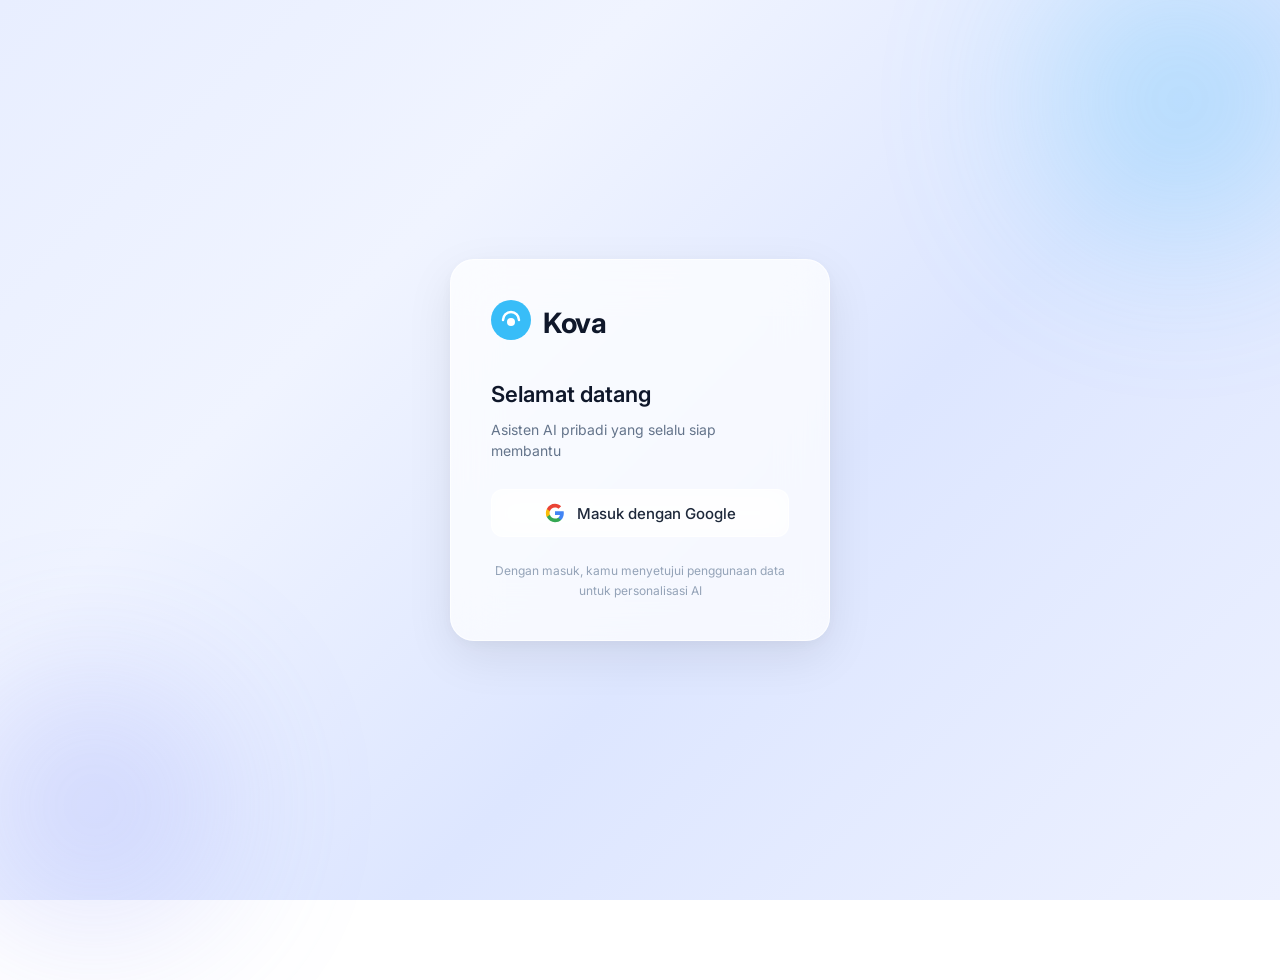
<file: index.html>
<!DOCTYPE html>
<html lang="id">
<head>
  <meta charset="UTF-8">
  <meta name="viewport" content="width=device-width, initial-scale=1.0">
  <title>Kova - Login</title>
  <link rel="icon" href="./favicon.svg?v=2" type="image/svg+xml">
  <link rel="preconnect" href="https://fonts.googleapis.com">
  <link href="https://fonts.googleapis.com/css2?family=Inter:wght@300;400;500;600;700&display=swap" rel="stylesheet">
  <link rel="stylesheet" href="./css/style.css?v=8">
  <script src="./js/config.js"></script>
  <style>
    /* Wake overlay — Glass */
    #wakeOverlay {
      display: none;
      position: fixed;
      inset: 0;
      background: var(--bg-gradient);
      background-attachment: fixed;
      z-index: 999;
      flex-direction: column;
      align-items: center;
      justify-content: center;
      gap: 24px;
    }
    #wakeOverlay.active { display: flex; }

    .wake-card {
      display: flex;
      flex-direction: column;
      align-items: center;
      gap: 24px;
      background: var(--glass-bg-heavy, rgba(255,255,255,0.72));
      backdrop-filter: blur(24px);
      -webkit-backdrop-filter: blur(24px);
      border: 1px solid var(--glass-border, rgba(255,255,255,0.7));
      border-radius: 24px;
      padding: 48px 40px;
      box-shadow: 0 16px 48px rgba(0,0,0,0.08);
      animation: fadeInUp 0.5s ease;
    }

    .wake-logo {
      display: flex;
      align-items: center;
      gap: 12px;
    }
    .wake-logo svg { width: 40px; height: 40px; }
    .wake-logo-text {
      font-size: 28px;
      font-weight: 700;
      color: var(--gray-900, #0f172a);
      font-family: 'Inter', sans-serif;
    }

    .wake-spinner {
      width: 44px;
      height: 44px;
      border: 3px solid var(--glass-border, rgba(255,255,255,0.7));
      border-top-color: var(--primary, #38bdf8);
      border-radius: 50%;
      animation: spinWake 0.9s linear infinite;
    }
    @keyframes spinWake { to { transform: rotate(360deg); } }
    @keyframes fadeInUp {
      from { opacity: 0; transform: translateY(16px); }
      to { opacity: 1; transform: translateY(0); }
    }

    .wake-title {
      font-size: 18px;
      font-weight: 600;
      color: var(--gray-900, #0f172a);
      font-family: 'Inter', sans-serif;
      text-align: center;
    }
    .wake-subtitle {
      font-size: 14px;
      color: var(--gray-500, #64748b);
      font-family: 'Inter', sans-serif;
      text-align: center;
      max-width: 300px;
      line-height: 1.6;
    }

    .wake-progress-track {
      width: 200px;
      height: 4px;
      background: var(--glass-border-subtle, rgba(0,0,0,0.06));
      border-radius: 99px;
      overflow: hidden;
    }
    .wake-progress-bar {
      height: 100%;
      background: linear-gradient(90deg, #38bdf8, #818cf8);
      border-radius: 99px;
      width: 5%;
      transition: width 0.5s ease;
    }
  </style>
</head>
<body class="login-page">

  <!-- Wake overlay -->
  <div id="wakeOverlay">
    <div class="wake-card">
      <div class="wake-logo">
        <svg viewBox="0 0 40 40" fill="none">
          <circle cx="20" cy="20" r="20" fill="#38BDF8"/>
          <path d="M12 20C12 15.58 15.58 12 20 12C24.42 12 28 15.58 28 20" stroke="white" stroke-width="2.5" stroke-linecap="round"/>
          <circle cx="20" cy="22" r="4" fill="white"/>
        </svg>
        <span class="wake-logo-text">Kova</span>
      </div>
      <div class="wake-spinner"></div>
      <div class="wake-title">Menyiapkan sesi untuk kamu...</div>
      <div class="wake-subtitle" id="wakeSubtitle">Mohon tunggu sebentar, kami sedang mempersiapkan ruang kerjamu.</div>
      <div class="wake-progress-track">
        <div class="wake-progress-bar" id="wakeBar"></div>
      </div>
    </div>
  </div>

  <div class="login-container">
    <div class="login-card">
      <div class="logo-section">
        <div class="logo-icon">
          <svg width="40" height="40" viewBox="0 0 40 40" fill="none">
            <circle cx="20" cy="20" r="20" fill="#38BDF8"/>
            <path d="M12 20C12 15.58 15.58 12 20 12C24.42 12 28 15.58 28 20" stroke="white" stroke-width="2.5" stroke-linecap="round"/>
            <circle cx="20" cy="22" r="4" fill="white"/>
          </svg>
        </div>
        <h1 class="logo-text">Kova</h1>
      </div>
      
      <div class="login-content">
        <h2>Selamat datang</h2>
        <p>Asisten AI pribadi yang selalu siap membantu</p>
        
        <button id="loginBtn" class="btn-google" onclick="startLogin()">
          <svg width="20" height="20" viewBox="0 0 24 24">
            <path fill="#4285F4" d="M22.56 12.25c0-.78-.07-1.53-.2-2.25H12v4.26h5.92c-.26 1.37-1.04 2.53-2.21 3.31v2.77h3.57c2.08-1.92 3.28-4.74 3.28-8.09z"/>
            <path fill="#34A853" d="M12 23c2.97 0 5.46-.98 7.28-2.66l-3.57-2.77c-.98.66-2.23 1.06-3.71 1.06-2.86 0-5.29-1.93-6.16-4.53H2.18v2.84C3.99 20.53 7.7 23 12 23z"/>
            <path fill="#FBBC05" d="M5.84 14.09c-.22-.66-.35-1.36-.35-2.09s.13-1.43.35-2.09V7.07H2.18C1.43 8.55 1 10.22 1 12s.43 3.45 1.18 4.93l2.85-2.22.81-.62z"/>
            <path fill="#EA4335" d="M12 5.38c1.62 0 3.06.56 4.21 1.64l3.15-3.15C17.45 2.09 14.97 1 12 1 7.7 1 3.99 3.47 2.18 7.07l3.66 2.84c.87-2.6 3.3-4.53 6.16-4.53z"/>
          </svg>
          Masuk dengan Google
        </button>
      </div>

      <div class="login-footer">
        <p>Dengan masuk, kamu menyetujui penggunaan data untuk personalisasi AI</p>
      </div>
    </div>
  </div>

  <script>
    // Jika sudah login, langsung ke chat
    fetch(API_BASE_URL + '/auth/status?t=' + Date.now(), { credentials: 'include' })
      .then(r => { if (r.ok) return r.json(); })
      .then(data => {
        if (data && data.authenticated) {
          window.location.href = './chat.html';
        }
      })
      .catch(() => {}); // Abaikan error — server mungkin tidur

    async function startLogin() {
      const overlay = document.getElementById('wakeOverlay');
      const wakeBar = document.getElementById('wakeBar');
      const wakeSubtitle = document.getElementById('wakeSubtitle');
      const loginBtn = document.getElementById('loginBtn');

      overlay.classList.add('active');
      loginBtn.disabled = true;

      let progress = 5;
      let retries = 0;
      const MAX_RETRIES = 25; // ~75 detik maks

      // Animasi progress palsu untuk UX
      const progressInterval = setInterval(() => {
        if (progress < 85) {
          progress += Math.random() * 4;
          wakeBar.style.width = Math.min(progress, 85) + '%';
        }
      }, 800);

      async function pingUntilReady() {
        try {
          const res = await fetch(API_BASE_URL + '/auth/status?t=' + Date.now(), { credentials: 'include' });
          const ct = res.headers.get('content-type') || '';

          // Render mengembalikan HTML saat server masih bangun
          if (res.status === 503 || res.status === 502 || ct.includes('text/html')) {
            throw new Error('Server sedang bangun');
          }

          // Server sudah siap — selesai!
          clearInterval(progressInterval);
          wakeBar.style.width = '100%';
          wakeSubtitle.textContent = 'Siap! Mengalihkan ke halaman login Google...';

          setTimeout(() => {
            window.location.href = API_BASE_URL + '/auth/google';
          }, 600);

        } catch (err) {
          retries++;
          if (retries >= MAX_RETRIES) {
            clearInterval(progressInterval);
            wakeSubtitle.textContent = 'Server membutuhkan waktu lebih lama. Mencoba lagi...';
            retries = 0; // Reset dan terus coba
          }
          // Coba lagi 3 detik kemudian
          setTimeout(pingUntilReady, 3000);
        }
      }

      pingUntilReady();
    }
  </script>
</body>
</html>
</file>
<file: css/style.css>
/* ============================================
   GLOBAL STYLES — iOS 26 LIQUID GLASS
   ============================================ */
* {
  margin: 0;
  padding: 0;
  box-sizing: border-box;
}

:root {
  /* Primary */
  --primary: #0EA5E9;
  --primary-dark: #0284C7;
  --primary-light: #7DD3FC;
  --primary-ultra-light: rgba(14, 165, 233, 0.1);

  /* Surfaces — Light Liquid Glass */
  --white: #FFFFFF;
  --bg-gradient: linear-gradient(135deg, #e8eeff 0%, #f0f4ff 30%, #dde6ff 60%, #edf1ff 100%);
  --glass-bg: rgba(255, 255, 255, 0.55);
  --glass-bg-heavy: rgba(255, 255, 255, 0.72);
  --dropdown-bg: #FFFFFF; /* Solid to prevent bleeding */
  --glass-border: rgba(255, 255, 255, 0.7);
  --glass-border-subtle: rgba(0, 0, 0, 0.06);
  --glass-blur: 24px;
  --glass-shadow: 0 8px 32px rgba(0, 0, 0, 0.06), 0 2px 8px rgba(0, 0, 0, 0.04);
  --glass-shadow-lg: 0 16px 48px rgba(0, 0, 0, 0.08), 0 4px 16px rgba(0, 0, 0, 0.04);
  --glass-inset: inset 0 1px 0 rgba(255, 255, 255, 0.8);

  /* Grays */
  --gray-50: #F8FAFC;
  --gray-100: #F1F5F9;
  --gray-200: #E2E8F0;
  --gray-300: #CBD5E1;
  --gray-400: #94A3B8;
  --gray-500: #64748B;
  --gray-600: #475569;
  --gray-700: #334155;
  --gray-800: #1E293B;
  --gray-900: #0F172A;

  /* Status */
  --danger: #EF4444;
  --danger-light: #FEF2F2;
  --success: #10B981;
  --warning: #F59E0B;

  /* Shadows */
  --shadow-sm: 0 1px 2px rgba(0,0,0,0.04);
  --shadow: 0 1px 3px rgba(0,0,0,0.06), 0 1px 2px rgba(0,0,0,0.04);
  --shadow-md: 0 4px 6px rgba(0,0,0,0.05), 0 2px 4px rgba(0,0,0,0.04);
  --shadow-lg: 0 10px 24px rgba(0,0,0,0.08), 0 4px 8px rgba(0,0,0,0.04);
  --shadow-xl: 0 20px 40px rgba(0,0,0,0.1), 0 8px 16px rgba(0,0,0,0.04);

  /* Radii */
  --radius-sm: 8px;
  --radius: 12px;
  --radius-md: 16px;
  --radius-lg: 20px;
  --radius-xl: 24px;
  --radius-full: 9999px;

  /* Font */
  --font: 'Inter', -apple-system, BlinkMacSystemFont, 'Segoe UI', sans-serif;

  /* Code */
  --code-bg: #1a1b2e;
  --code-color: #E2E8F0;
  --code-header-bg: #252640;
  --code-header-color: #94A3B8;

  /* AI Bubble */
  --ai-bubble-bg: rgba(255, 255, 255, 0.6);
  --ai-bubble-border: rgba(0, 0, 0, 0.06);
}

[data-theme="dark"] {
  --primary: #38BDF8;
  --primary-dark: #0EA5E9;
  --primary-light: #0284C7;
  --primary-ultra-light: rgba(56, 189, 248, 0.1);

  --white: #0B0F1A;
  --bg-gradient: linear-gradient(135deg, #0a0e1a 0%, #0f1729 30%, #131b2e 60%, #0d1220 100%);
  --glass-bg: rgba(255, 255, 255, 0.04);
  --glass-bg-heavy: rgba(255, 255, 255, 0.07);
  --dropdown-bg: #0B0F1A; /* Solid to prevent bleeding */
  --glass-border: rgba(255, 255, 255, 0.08);
  --glass-border-subtle: rgba(255, 255, 255, 0.04);
  --glass-shadow: 0 8px 32px rgba(0, 0, 0, 0.3), 0 2px 8px rgba(0, 0, 0, 0.2);
  --glass-shadow-lg: 0 16px 48px rgba(0, 0, 0, 0.4), 0 4px 16px rgba(0, 0, 0, 0.2);
  --glass-inset: inset 0 1px 0 rgba(255, 255, 255, 0.06);

  --gray-50: #111827;
  --gray-100: #1E293B;
  --gray-200: #2D3A4E;
  --gray-300: #475569;
  --gray-400: #94A3B8;
  --gray-500: #CBD5E1;
  --gray-600: #E2E8F0;
  --gray-700: #F1F5F9;
  --gray-800: #F8FAFC;
  --gray-900: #FFFFFF;

  --danger-light: rgba(239, 68, 68, 0.15);

  --ai-bubble-bg: rgba(255, 255, 255, 0.04);
  --ai-bubble-border: rgba(255, 255, 255, 0.06);

  --code-bg: #0d1117;
  --code-color: #E2E8F0;
  --code-header-bg: #161b22;
  --code-header-color: #8b949e;
}

body {
  font-family: var(--font);
  background: var(--bg-gradient);
  background-size: 200% 200%;
  background-attachment: fixed;
  color: var(--gray-800);
  line-height: 1.5;
  -webkit-font-smoothing: antialiased;
  -moz-osx-font-smoothing: grayscale;
  animation: gradientPulse 20s ease infinite;
}

@keyframes gradientPulse {
  0% { background-position: 0% 50%; }
  50% { background-position: 100% 50%; }
  100% { background-position: 0% 50%; }
}

/* ============================================
   LOGIN PAGE — LIQUID GLASS
   ============================================ */
.login-page {
  min-height: 100vh;
  min-height: 100dvh;
  display: flex;
  align-items: center;
  justify-content: center;
  background: var(--bg-gradient);
  background-attachment: fixed;
  position: relative;
  overflow: hidden;
}

/* Ambient glow orbs */
.login-page::before,
.login-page::after {
  content: '';
  position: absolute;
  border-radius: 50%;
  filter: blur(80px);
  opacity: 0.4;
  pointer-events: none;
}

.login-page::before {
  width: 400px;
  height: 400px;
  background: radial-gradient(circle, #38bdf8 0%, transparent 70%);
  top: -100px;
  right: -100px;
  animation: floatOrb1 8s ease-in-out infinite;
}

.login-page::after {
  width: 350px;
  height: 350px;
  background: radial-gradient(circle, #818cf8 0%, transparent 70%);
  bottom: -80px;
  left: -80px;
  animation: floatOrb2 10s ease-in-out infinite;
}

@keyframes floatOrb1 {
  0% { transform: translate(0, 0) scale(1) rotate(0deg); }
  33% { transform: translate(-5vw, 10vh) scale(1.1) rotate(120deg); }
  66% { transform: translate(3vw, 5vh) scale(0.9) rotate(240deg); }
  100% { transform: translate(0, 0) scale(1) rotate(360deg); }
}

@keyframes floatOrb2 {
  0% { transform: translate(0, 0) scale(1) rotate(0deg); }
  33% { transform: translate(8vw, -12vh) scale(1.15) rotate(-120deg); }
  66% { transform: translate(-3vw, -8vh) scale(0.85) rotate(-240deg); }
  100% { transform: translate(0, 0) scale(1) rotate(-360deg); }
}

.login-container {
  width: 100%;
  max-width: 420px;
  padding: 20px;
  position: relative;
  z-index: 1;
  animation: fadeInUp 0.6s ease;
}

.login-card {
  background: var(--glass-bg-heavy);
  backdrop-filter: blur(var(--glass-blur));
  -webkit-backdrop-filter: blur(var(--glass-blur));
  border-radius: var(--radius-xl);
  padding: 40px;
  box-shadow: var(--glass-shadow-lg);
  border: 1px solid var(--glass-border);
}

.logo-section {
  display: flex;
  align-items: center;
  gap: 12px;
  margin-bottom: 32px;
}

.logo-text {
  font-size: 28px;
  font-weight: 700;
  color: var(--gray-900);
  letter-spacing: -0.5px;
}

.login-content h2 {
  font-size: 22px;
  font-weight: 600;
  color: var(--gray-900);
  margin-bottom: 8px;
}

.login-content p {
  color: var(--gray-500);
  font-size: 14px;
  margin-bottom: 28px;
}

.btn-google {
  display: flex;
  align-items: center;
  justify-content: center;
  gap: 12px;
  width: 100%;
  padding: 13px 20px;
  background: var(--glass-bg);
  backdrop-filter: blur(12px);
  -webkit-backdrop-filter: blur(12px);
  border: 1px solid var(--glass-border);
  border-radius: var(--radius);
  font-size: 15px;
  font-weight: 500;
  color: var(--gray-800);
  text-decoration: none;
  transition: all 0.3s cubic-bezier(0.16, 1, 0.3, 1);
  cursor: pointer;
  font-family: var(--font);
}

.btn-google:hover {
  background: var(--glass-bg-heavy);
  border-color: var(--primary);
  box-shadow: 0 0 0 3px rgba(56, 189, 248, 0.12), var(--glass-shadow);
  transform: translateY(-2px);
}

.login-footer {
  margin-top: 24px;
  text-align: center;
}

.login-footer p {
  font-size: 12px;
  color: var(--gray-400);
  line-height: 1.6;
}

/* ============================================
   SCROLLBAR — GLASS
   ============================================ */
::-webkit-scrollbar {
  width: 6px;
  height: 6px;
}

::-webkit-scrollbar-track {
  background: transparent;
}

::-webkit-scrollbar-thumb {
  background: rgba(148, 163, 184, 0.3);
  border-radius: var(--radius-full);
}

::-webkit-scrollbar-thumb:hover {
  background: rgba(148, 163, 184, 0.5);
}

/* ============================================
   ANIMATIONS
   ============================================ */
@keyframes fadeInUp {
  from {
    opacity: 0;
    transform: translateY(16px);
  }
  to {
    opacity: 1;
    transform: translateY(0);
  }
}

@keyframes shimmer {
  0% { background-position: -200% 0; }
  100% { background-position: 200% 0; }
}
</file>
